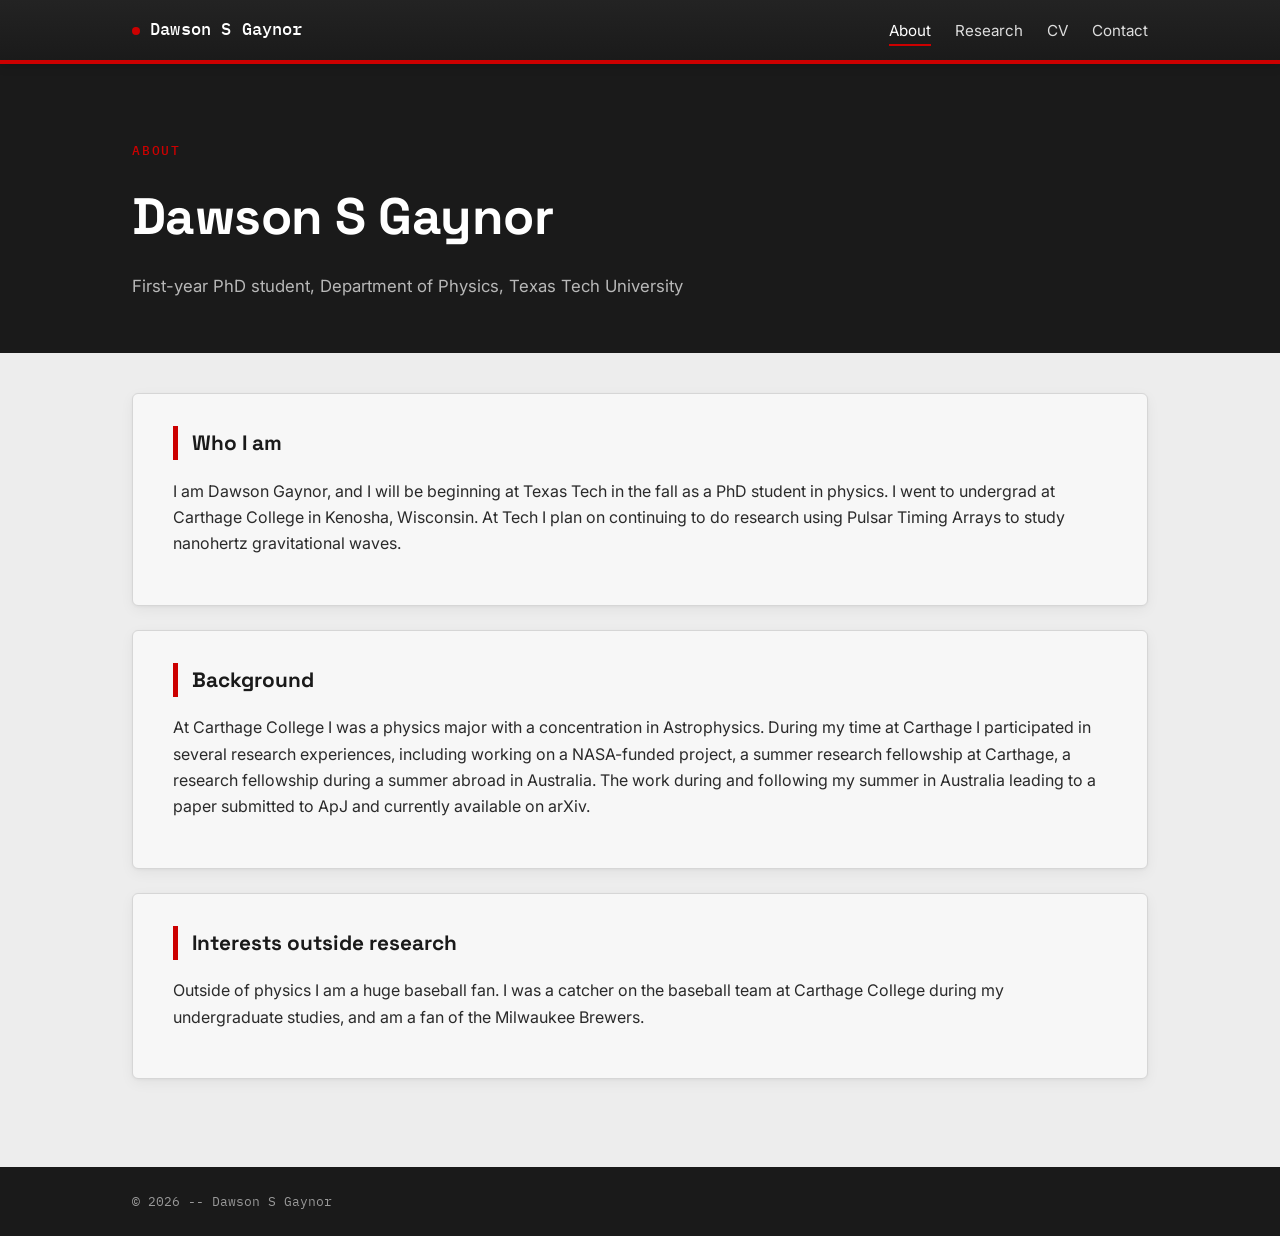
<file: index.html>
<!DOCTYPE html>
<html lang="en">
<head>
<meta charset="UTF-8">
<meta name="viewport" content="width=device-width, initial-scale=1.0">
<title>About - Dawson S Gaynor</title>
<link rel="stylesheet" href="style.css">
</head>
<body>

<nav class="navbar">
  <div class="wrap">
    <a href="index.html" class="brand">Dawson S Gaynor</a>
    <ul class="nav-links">
      <li><a href="index.html" class="active">About</a></li>
      <li><a href="research.html">Research</a></li>
      <li><a href="CV_dawsongaynor_7_19_26.pdf">CV</a></li>
      <li><a href="contact.html">Contact</a></li>
    </ul>
  </div>
</nav>

<header class="page-header">
  <div class="wrap">
    <p class="eyebrow">About</p>
    <h1>Dawson S Gaynor</h1>
    <p class="subtitle">First-year PhD student, Department of Physics, Texas Tech University</p>
  </div>
</header>

<main>
  <div class="wrap">

    <div class="panel">
      <h2>Who I am</h2>
      <p>
        I am Dawson Gaynor, and I will be beginning at Texas Tech in the fall as a PhD student in physics. 
        I went to undergrad at Carthage College in Kenosha, Wisconsin.
        At Tech I plan on continuing to do research using Pulsar Timing Arrays to study nanohertz gravitational waves.
      </p>
    </div>

    <div class="panel">
      <h2>Background</h2>
      <p>
        At Carthage College I was a physics major with a concentration in Astrophysics.
        During my time at Carthage I participated in several research experiences, 
        including working on a NASA-funded project, a summer research fellowship at Carthage, a research fellowship during a summer abroad in Australia.
        The work during and following my summer in Australia leading to a paper submitted to ApJ and currently available on arXiv. 
      </p>
    </div>

    <div class="panel">
      <h2>Interests outside research</h2>
      <p>
        Outside of physics I am a huge baseball fan. I was a catcher on the baseball team at Carthage College during my undergraduate studies, 
        and am a fan of the Milwaukee Brewers.
      </p>
    </div>

  </div>
</main>

<footer class="site-footer">
  <div class="wrap">
    <p>© 2026 -- Dawson S Gaynor</p>
  </div>
</footer>

</body>
</html>
</file>
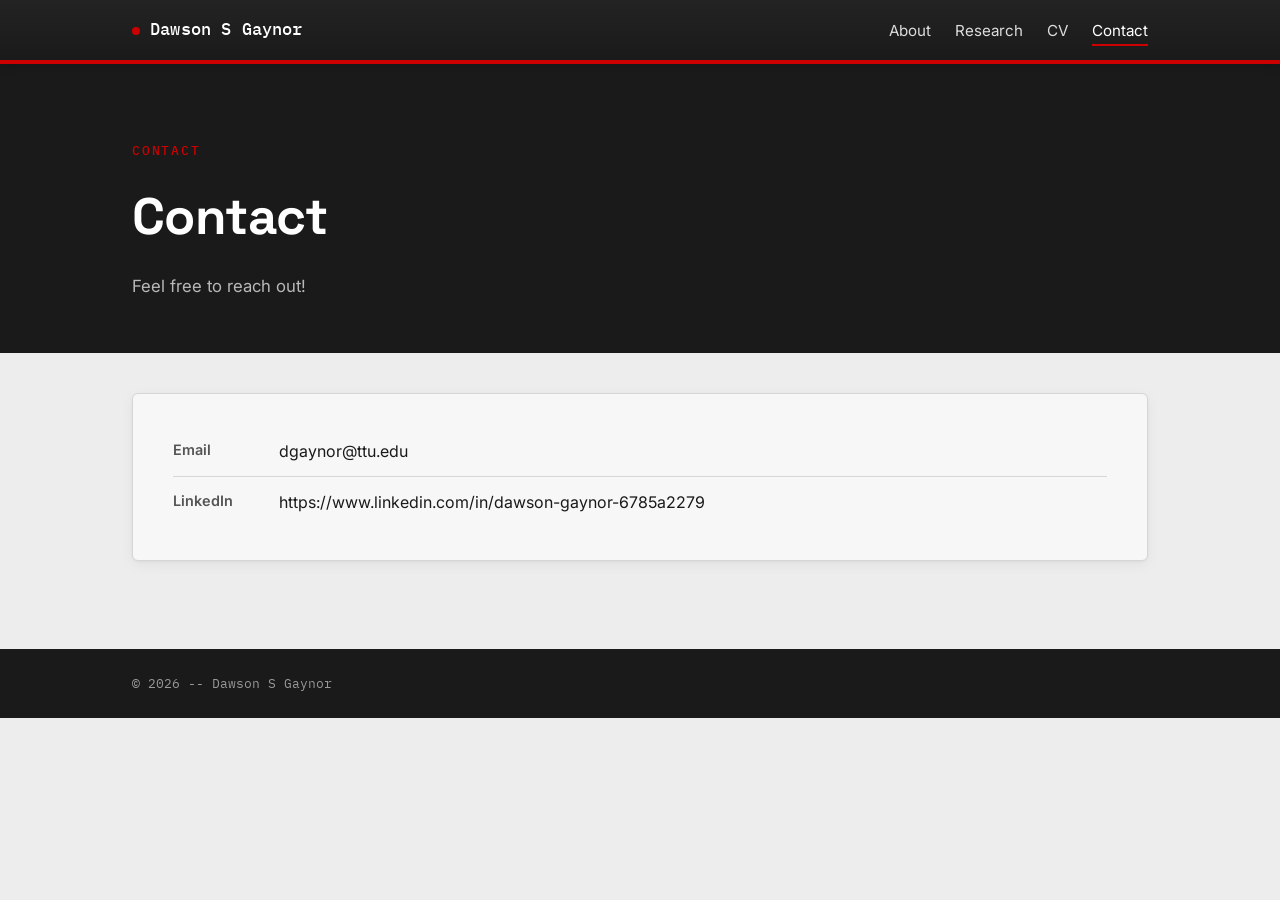
<file: contact.html>
<!DOCTYPE html>
<html lang="en">
<head>
<meta charset="UTF-8">
<meta name="viewport" content="width=device-width, initial-scale=1.0">
<title>Contact — Dawson S Gaynor</title>
<link rel="stylesheet" href="style.css">
</head>
<body>

<nav class="navbar">
  <div class="wrap">
    <a href="index.html" class="brand"><span class="fill-in">Dawson S Gaynor</span></a>
    <ul class="nav-links">
      <li><a href="index.html">About</a></li>
      <li><a href="research.html">Research</a></li>
      <li><a href="CV_dawsongaynor_7_19_26.pdf">CV</a></li>
      <li><a href="contact.html" class="active">Contact</a></li>
    </ul>
  </div>
</nav>

<header class="page-header">
  <div class="wrap">
    <p class="eyebrow">Contact</p>
    <h1>Contact</h1>
    <p class="subtitle"><span class="fill-in">Feel free to reach out!</span></p>
  </div>
</header>

<main>
  <div class="wrap">
    <div class="panel">
      <ul class="contact-list">
        <li>
          <span class="label">Email</span>
          <a href="dgaynor@ttu.edu"><span class="fill-in">dgaynor@ttu.edu</span></a>
        </li>
        <li>
          <span class="label">LinkedIn</span>
          <a href="https://www.linkedin.com/in/dawson-gaynor-6785a2279"><span class="fill-in">https://www.linkedin.com/in/dawson-gaynor-6785a2279</span></a>
        </li>
      </ul>
    </div>
  </div>
</main>

<footer class="site-footer">
  <div class="wrap">
    <p><span class="fill-in">© 2026 -- Dawson S Gaynor</span></p>
  </div>
</footer>

</body>
</html>
</file>
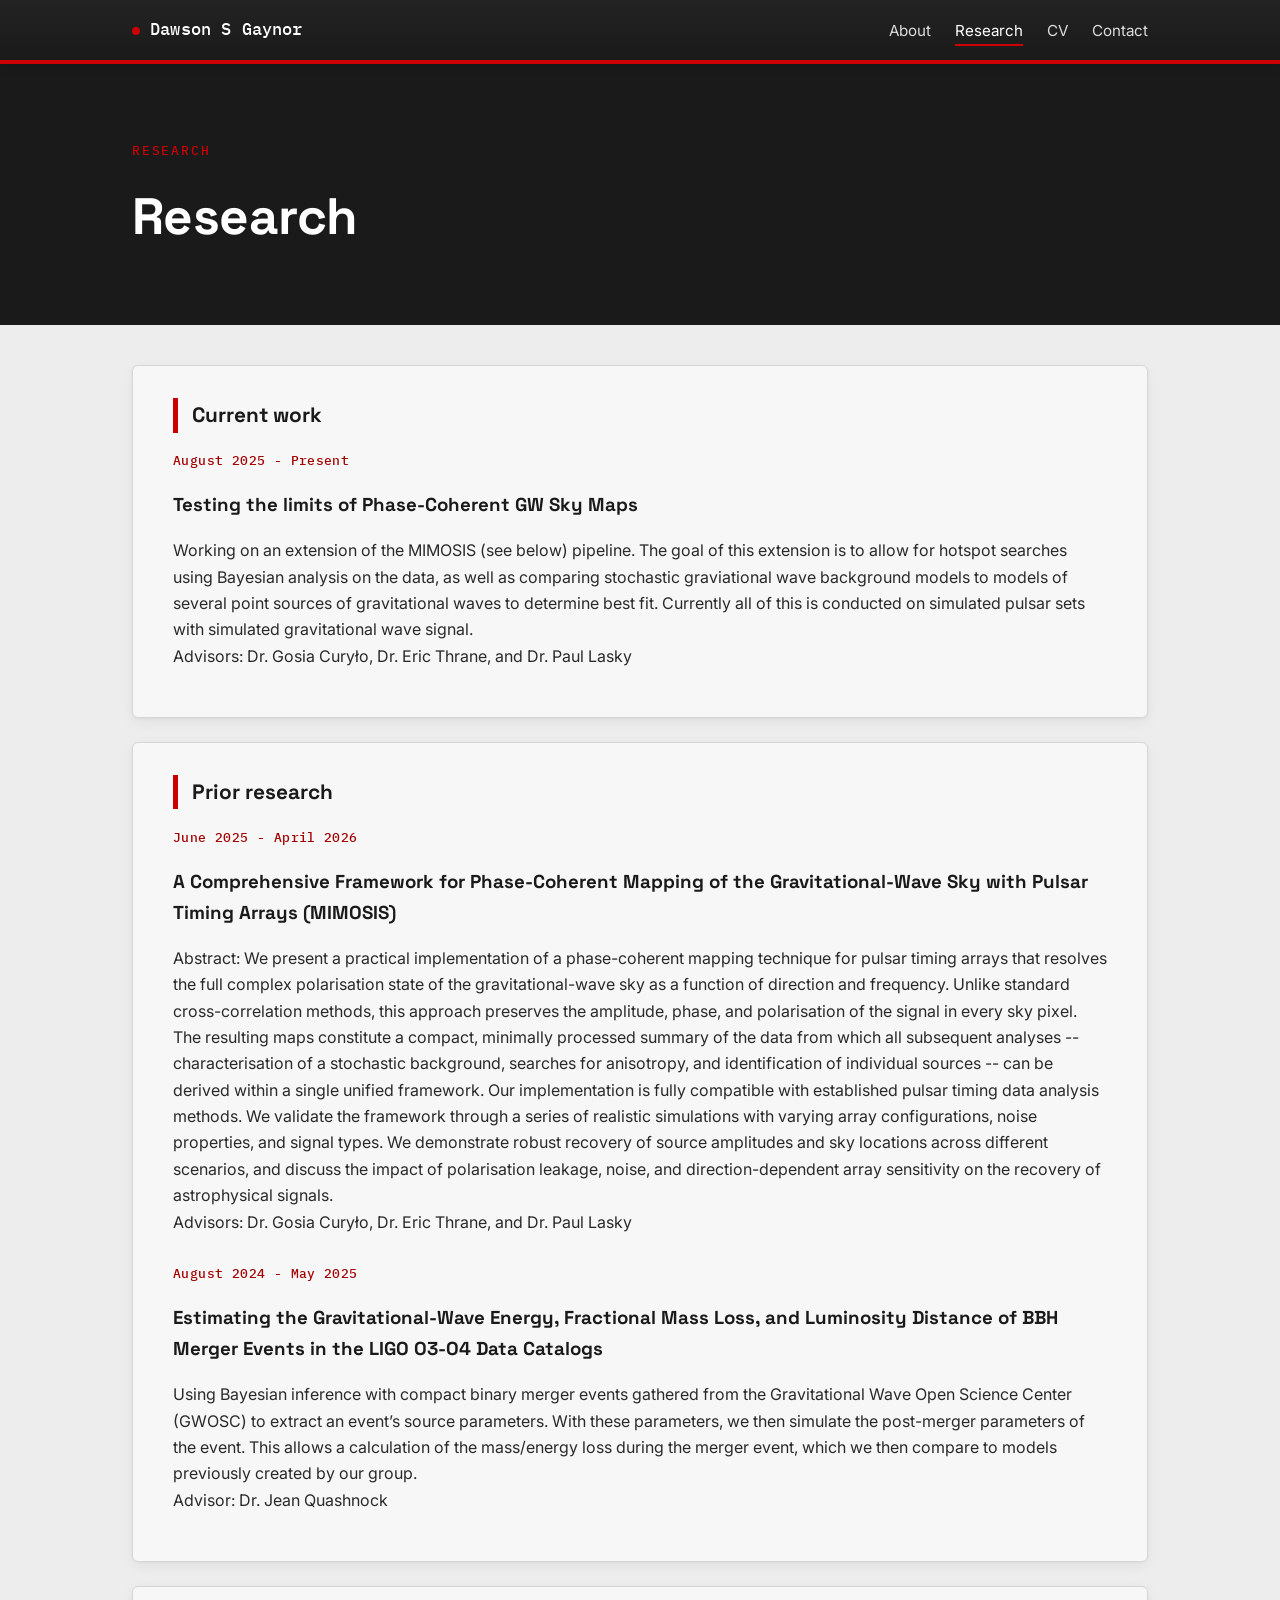
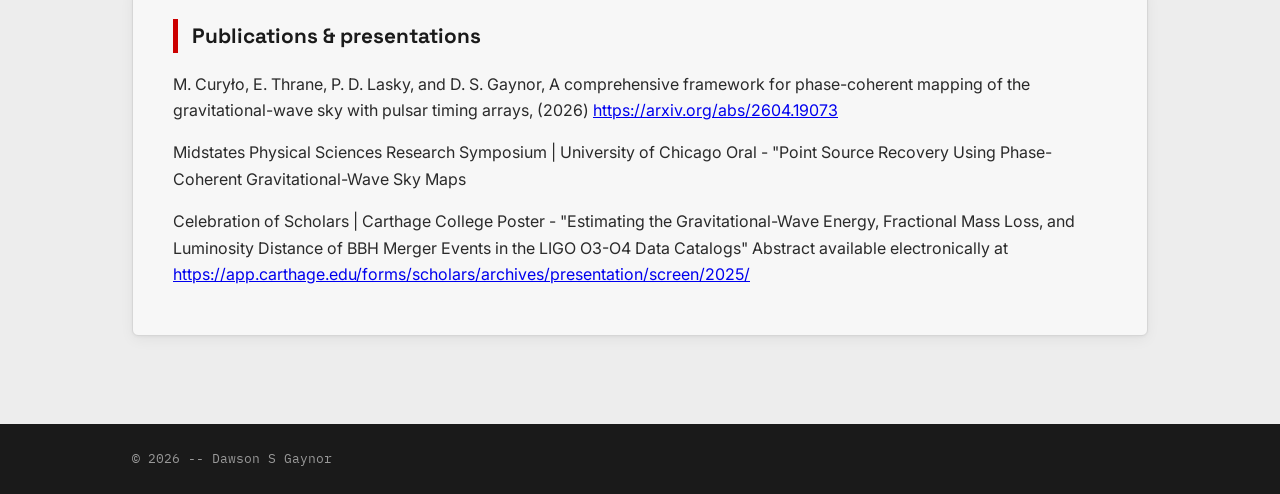
<file: research.html>
<!DOCTYPE html>
<html lang="en">
<head>
<meta charset="UTF-8">
<meta name="viewport" content="width=device-width, initial-scale=1.0">
<title>Research — Dawson S Gaynor</title>
<link rel="stylesheet" href="style.css">
</head>
<body>

<nav class="navbar">
  <div class="wrap">
    <a href="index.html" class="brand"><span class="fill-in">Dawson S Gaynor</span></a>
    <ul class="nav-links">
      <li><a href="index.html">About</a></li>
      <li><a href="research.html" class="active">Research</a></li>
      <li><a href="CV_dawsongaynor_7_19_26.pdf">CV</a></li>
      <li><a href="contact.html">Contact</a></li>
    </ul>
  </div>
</nav>

<header class="page-header">
  <div class="wrap">
    <p class="eyebrow">Research</p>
    <h1>Research</h1>
    <p class="subtitle"><span class="fill-in"></span></p>
  </div>
</header>

<main>
  <div class="wrap">

    <div class="panel">
      <h2>Current work</h2>
      <div class="entry">
        <p class="entry-meta"><span class="fill-in">August 2025 - Present</span></p>
        <h3><span class="fill-in">Testing the limits of Phase-Coherent GW Sky Maps</span></h3>
        <p><span class="fill-in">Working on an extension of the MIMOSIS (see below) pipeline. The goal of this extension is to allow for hotspot searches using Bayesian 
          analysis on the data, as well as comparing stochastic graviational wave background models to models of several point sources of gravitational waves to determine best fit. 
          Currently all of this is conducted on simulated pulsar sets with simulated gravitational wave signal. 
        </br>Advisors: Dr. Gosia Curyło, Dr. Eric Thrane, and Dr. Paul Lasky</span></p></span></p>
      </div>
    </div>

    <div class="panel">
      <h2>Prior research</h2>
      <div class="entry">
        <p class="entry-meta"><span class="fill-in">June 2025 - April 2026</span></p>
        <h3><span class="fill-in">A Comprehensive Framework for Phase-Coherent Mapping of the Gravitational-Wave Sky with Pulsar Timing Arrays (MIMOSIS)</span></h3>
        <p><span class="fill-in">Abstract: We present a practical implementation of a phase-coherent mapping technique for pulsar timing arrays that resolves 
          the full complex polarisation state of the gravitational-wave sky as a function of direction and frequency. Unlike standard cross-correlation methods,
          this approach preserves the amplitude, phase, and polarisation of the signal in every sky pixel. The resulting maps constitute a compact, minimally 
          processed summary of the data from which all subsequent analyses -- characterisation of a stochastic background, searches for anisotropy, 
          and identification of individual sources -- can be derived within a single unified framework. Our implementation is fully compatible with 
          established pulsar timing data analysis methods. We validate the framework through a series of realistic simulations with varying array configurations,
          noise properties, and signal types. We demonstrate robust recovery of source amplitudes and sky locations across different scenarios, 
          and discuss the impact of polarisation leakage, noise, and direction-dependent array sensitivity on the recovery of astrophysical signals.
        </br>Advisors: Dr. Gosia Curyło, Dr. Eric Thrane, and Dr. Paul Lasky</span></p>
      </div>
      <div class="entry">
        <p class="entry-meta"><span class="fill-in">August 2024 - May 2025</span></p>
        <h3><span class="fill-in">Estimating the Gravitational-Wave Energy, Fractional Mass Loss, and Luminosity Distance of BBH Merger Events in the LIGO O3-O4 Data Catalogs</span></h3>
        <p><span class="fill-in"> Using Bayesian inference with compact binary merger events gathered from the Gravitational Wave Open
          Science Center (GWOSC) to extract an event’s source parameters. With these parameters, we then simulate the post-merger parameters of the event. This allows a
          calculation of the mass/energy loss during the merger event, which we then compare to models previously created by our group. 
        </br>Advisor: Dr. Jean Quashnock</span></p>
      </div>
    </div>

    <div class="panel">
      <h2>Publications &amp; presentations</h2>
      <p><span class="fill-in">M. Curyło, E. Thrane, P. D. Lasky, and D. S. Gaynor, A comprehensive framework for phase-coherent mapping of the
gravitational-wave sky with pulsar timing arrays, (2026) <a href="https://arxiv.org/abs/2604.19073"><span class="fill-in">https://arxiv.org/abs/2604.19073</span></a></p>
      <p><span class="fill-in">Midstates Physical Sciences Research Symposium | University of Chicago
Oral - "Point Source Recovery Using Phase-Coherent Gravitational-Wave Sky Maps</span></p>
      <p><span class="fill-in">Celebration of Scholars | Carthage College
Poster - "Estimating the Gravitational-Wave Energy, Fractional Mass Loss, and
Luminosity Distance of BBH Merger Events in the LIGO O3-O4 Data Catalogs"
Abstract available electronically at 
        <a href="https://app.carthage.edu/forms/scholars/archives/presentation/screen/2025/"><span class="fill-in">https://app.carthage.edu/forms/scholars/archives/presentation/screen/2025/</span></a>
    </div>

  </div>
</main>

<footer class="site-footer">
  <div class="wrap">
    <p><span class="fill-in">© 2026 -- Dawson S Gaynor</span></p>
  </div>
</footer>

</body>
</html>
</file>
<file: style.css>
@import url('https://fonts.googleapis.com/css2?family=Space+Grotesk:wght@500;700&family=Inter:wght@400;500;600&family=IBM+Plex+Mono:wght@500&display=swap');

:root {
  --grey: #EDEDED;
  --grey-panel: #F7F7F7;
  --black: #1A1A1A;
  --red: #CC0000;
  --red-dark: #A30000;
  --text: #2A2A2A;
  --border: #D6D6D6;

  --font-display: 'Space Grotesk', 'Segoe UI', sans-serif;
  --font-body: 'Inter', -apple-system, 'Segoe UI', Helvetica, Arial, sans-serif;
  --font-mono: 'IBM Plex Mono', 'SF Mono', monospace;
}

* { box-sizing: border-box; }

body {
  margin: 0;
  background: var(--grey);
  color: var(--text);
  font-family: var(--font-body);
  line-height: 1.65;
}

.wrap {
  max-width: 1080px;
  margin: 0 auto;
  padding: 0 32px;
}

/* ---------- NAVBAR ---------- */
.navbar {
  position: sticky;
  top: 0;
  z-index: 100;
  background: linear-gradient(180deg, #232323 0%, var(--black) 100%);
  border-bottom: 4px solid var(--red);
  box-shadow: 0 2px 10px rgba(0,0,0,0.15);
}

.navbar .wrap {
  display: flex;
  align-items: center;
  justify-content: space-between;
  padding-top: 16px;
  padding-bottom: 16px;
  flex-wrap: wrap;
  gap: 12px;
}

.brand {
  color: #fff;
  font-family: var(--font-mono);
  font-weight: 500;
  font-size: 1.05rem;
  text-decoration: none;
  letter-spacing: 0.01em;
}

.brand::before {
  content: "";
  display: inline-block;
  width: 8px;
  height: 8px;
  background: var(--red);
  border-radius: 50%;
  margin-right: 10px;
}

.brand .fill-in { color: #fff; }

.nav-links {
  list-style: none;
  display: flex;
  gap: 24px;
  margin: 0;
  padding: 0;
}

.nav-links a {
  color: #ddd;
  text-decoration: none;
  font-size: 0.95rem;
  padding-bottom: 4px;
  border-bottom: 2px solid transparent;
  transition: color 0.15s ease, border-color 0.15s ease;
}

.nav-links a:hover,
.nav-links a:focus-visible,
.nav-links a.active {
  color: #fff;
  border-color: var(--red);
}

/* ---------- HEADER / PAGE INTRO ---------- */
.page-header {
  position: relative;
  overflow: hidden;
  padding: 76px 0 52px;
  background: var(--black);
  margin-bottom: 40px;
}

.page-header::before {
  content: "";
  position: absolute;
  inset: 0;
  background-repeat: repeat-x;
  background-size: 300px 100%;
  opacity: 0.5;
  mask-image: linear-gradient(to bottom, transparent, black 45%, black 65%, transparent);
}

.page-header .wrap { position: relative; }

.page-header .eyebrow {
  color: var(--red);
  font-family: var(--font-mono);
  font-weight: 500;
  font-size: 0.8rem;
  letter-spacing: 0.14em;
  text-transform: uppercase;
  margin: 0 0 14px;
}

.page-header h1 {
  font-family: var(--font-display);
  font-weight: 700;
  font-size: clamp(2.1rem, 5vw, 3.2rem);
  letter-spacing: -0.01em;
  margin: 0 0 14px;
  color: #fff;
}

.page-header p.subtitle {
  color: #b8b8b8;
  max-width: 55ch;
  margin: 0;
  font-size: 1.05rem;
}

/* ---------- MAIN CONTENT ---------- */
main {
  padding-bottom: 64px;
}

.panel {
  background: var(--grey-panel);
  border: 1px solid var(--border);
  border-radius: 6px;
  padding: 32px 40px;
  margin-bottom: 24px;
  box-shadow: 0 1px 3px rgba(0,0,0,0.04), 0 4px 14px rgba(0,0,0,0.05);
  transition: box-shadow 0.2s ease, transform 0.2s ease;
}

.panel:hover {
  box-shadow: 0 2px 6px rgba(0,0,0,0.06), 0 8px 22px rgba(0,0,0,0.08);
  transform: translateY(-1px);
}

.panel h2 {
  font-family: var(--font-display);
  font-weight: 700;
  font-size: 1.3rem;
  color: var(--black);
  border-left: 5px solid var(--red);
  padding-left: 14px;
  margin-top: 0;
}

.panel h3 {
  font-family: var(--font-display);
  font-weight: 700;
  color: var(--black);
  margin-bottom: 4px;
}

.entry {
  margin-bottom: 28px;
}

.entry:last-child { margin-bottom: 0; }

.entry-meta {
  font-family: var(--font-mono);
  font-size: 0.82rem;
  color: var(--red-dark);
  font-weight: 500;
  letter-spacing: 0.03em;
  margin: 0 0 4px;
}

/* ---------- PLACEHOLDER / FILL-IN STYLING ---------- */
/* Anything you need to replace before publishing is wrapped in this style
   so it's impossible to miss. Once you type your real content, delete the
   .fill-in class (or just overwrite the text — the styling is just a flag
   for you, it won't show up specially once you replace it). */
/*
.fill-in {
  background: #FFF3CD;
  border: 1px dashed #B8860B;
  padding: 2px 6px;
  border-radius: 3px;
  color: #6b4e00;
  font-style: italic;
  font-size: 0.95em;
}

a.fill-in { display: inline-block; }
*/

/* ---------- BUTTONS / LINKS ---------- */
.btn {
  display: inline-block;
  background: var(--red);
  color: #fff;
  text-decoration: none;
  padding: 11px 24px;
  border-radius: 4px;
  font-weight: 600;
  font-size: 0.95rem;
  box-shadow: 0 2px 6px rgba(204,0,0,0.25);
  transition: background 0.15s ease, transform 0.15s ease, box-shadow 0.15s ease;
}

.btn:hover, .btn:focus-visible {
  background: var(--red-dark);
  transform: translateY(-1px);
  box-shadow: 0 4px 10px rgba(204,0,0,0.3);
}

/* ---------- CONTACT PAGE ---------- */
.contact-list {
  list-style: none;
  margin: 0;
  padding: 0;
}

.contact-list li {
  display: flex;
  gap: 16px;
  padding: 12px 0;
  border-bottom: 1px solid var(--border);
}

.contact-list li:last-child { border-bottom: none; }

.contact-list .label {
  width: 90px;
  flex-shrink: 0;
  color: #555;
  font-weight: 600;
  font-size: 0.9rem;
}

.contact-list a {
  color: var(--black);
  text-decoration: none;
}

.contact-list a:hover, .contact-list a:focus-visible {
  color: var(--red);
  text-decoration: underline;
}

/* ---------- FOOTER ---------- */
.site-footer {
  position: relative;
  background: var(--black);
  padding: 24px 0;
  overflow: hidden;
}

.site-footer::before {
  content: "";
  position: absolute;
  inset: 0;
  background-repeat: repeat-x;
  background-size: 200px 100%;
  opacity: 0.15;
}

.site-footer p {
  position: relative;
  font-family: var(--font-mono);
  color: #999;
  font-size: 0.8rem;
  margin: 0;
}

/* ---------- FOCUS / ACCESSIBILITY ---------- */
a:focus-visible, .btn:focus-visible {
  outline: 2px solid var(--red);
  outline-offset: 3px;
}

/* ---------- MOBILE ---------- */
@media (max-width: 560px) {
  .navbar .wrap { flex-direction: column; align-items: flex-start; }
  .nav-links { gap: 16px; flex-wrap: wrap; }
  .panel { padding: 22px 20px; }
}
</file>
